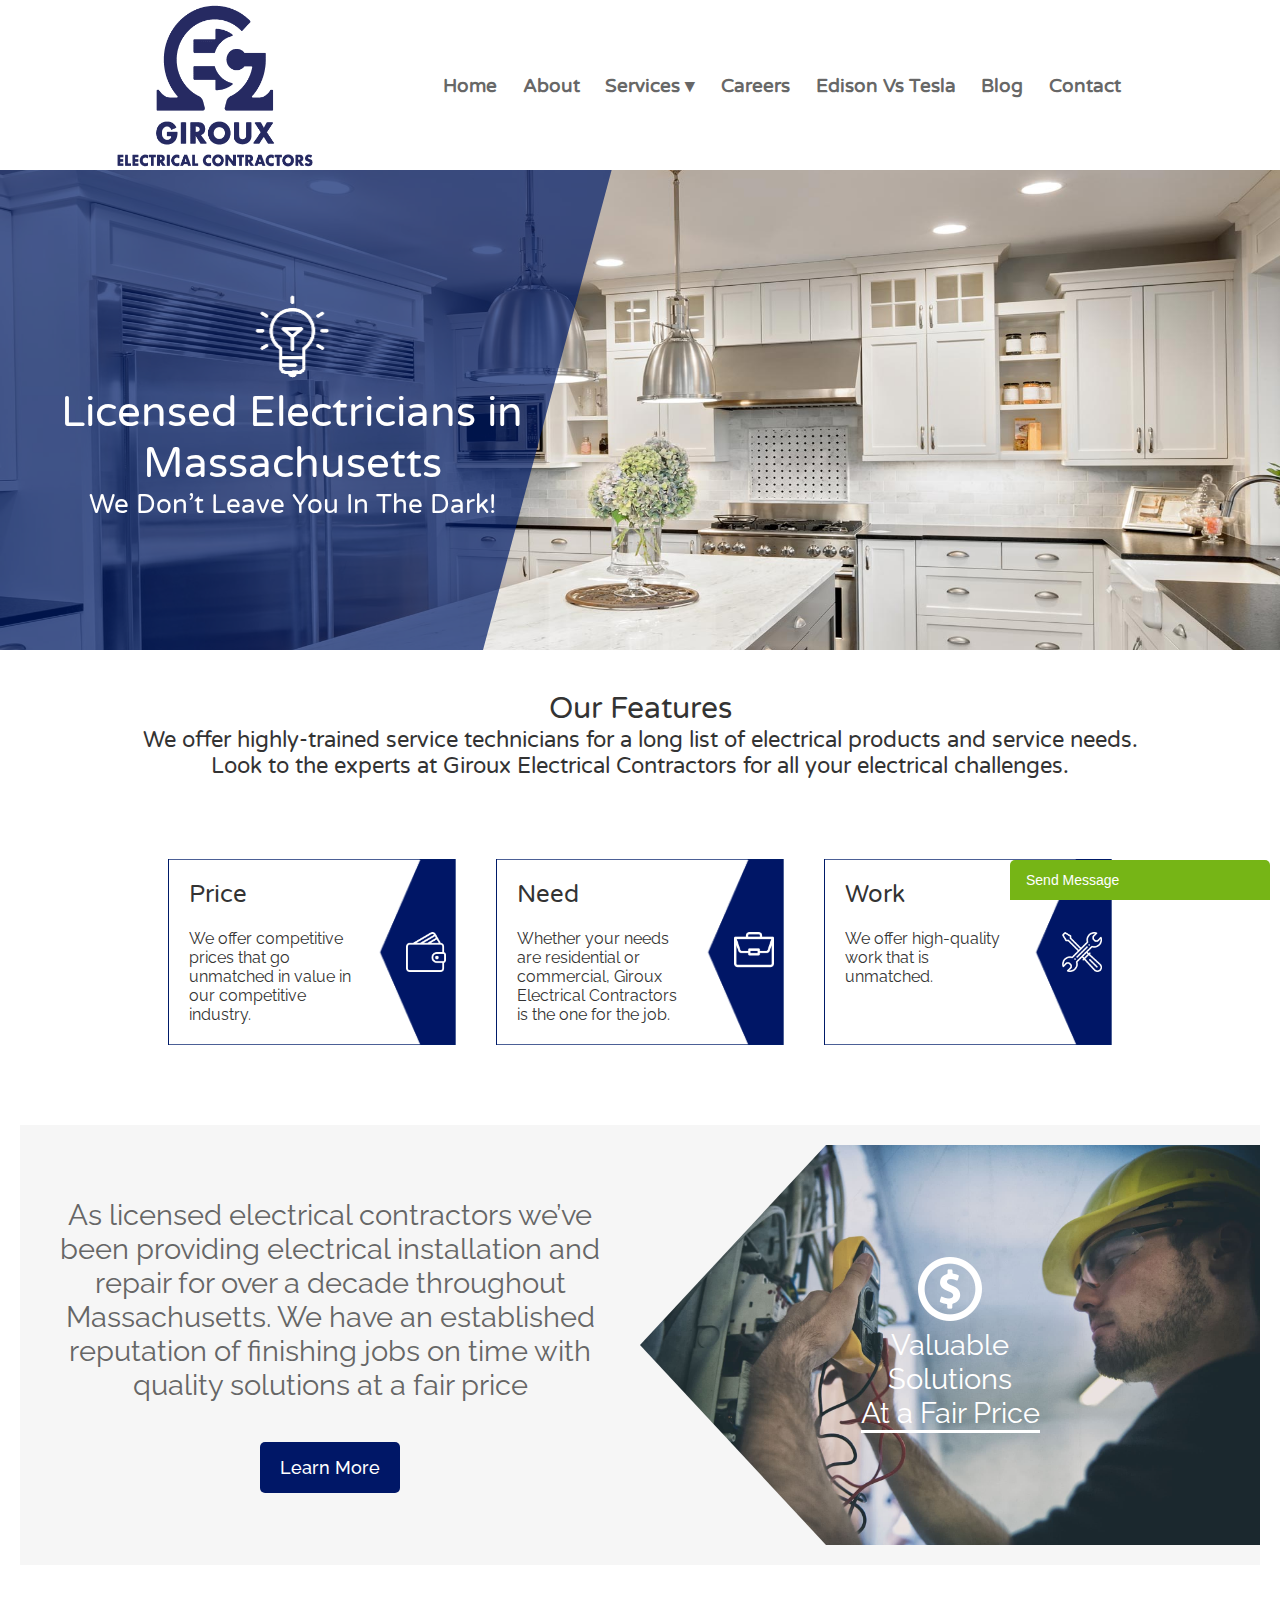
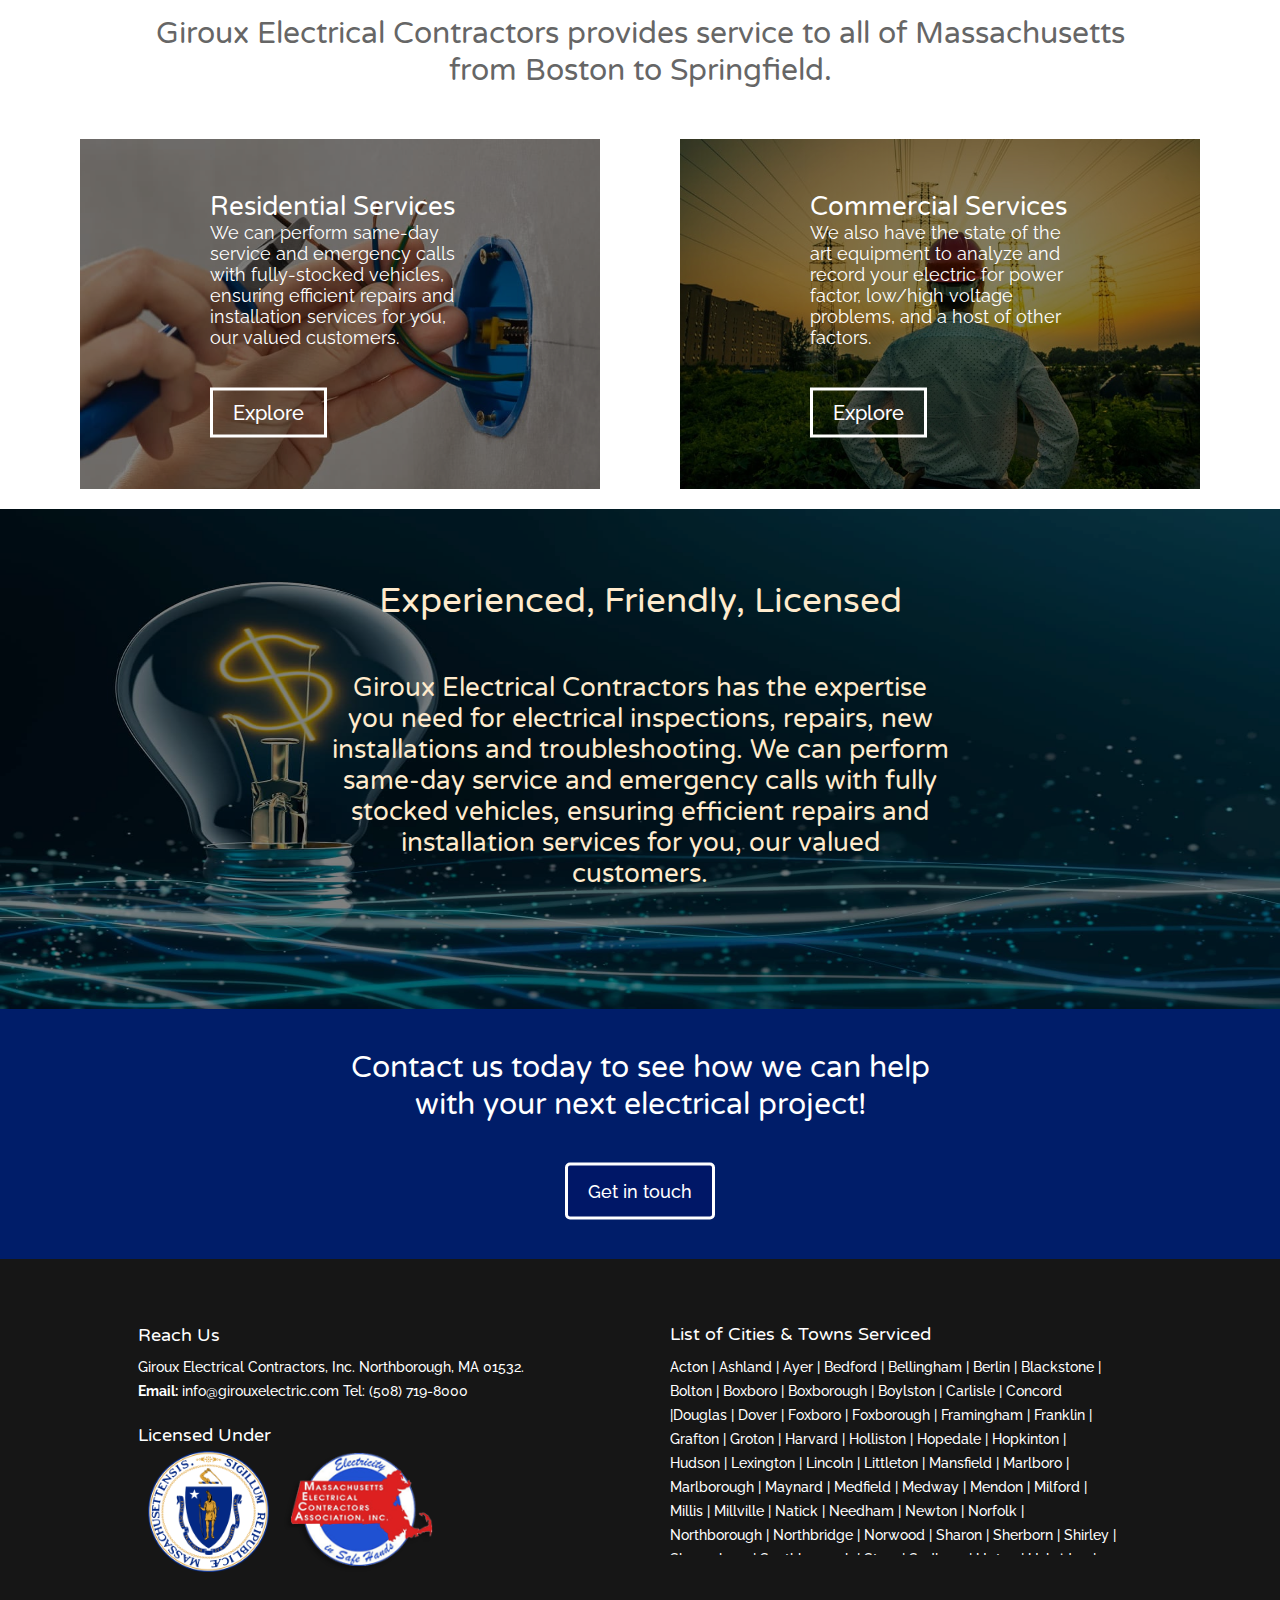
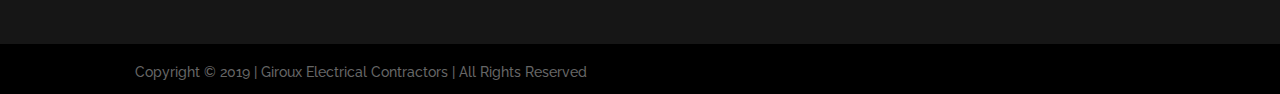
<file: index.html>
<!DOCTYPE html>
<html lang="en">

<head>
    <meta charset="UTF-8">
    <meta name="viewport" content="width=device-width, initial-scale=1.0">
    <title>Home</title>
    <link rel="stylesheet" type="text/css" href="style.css">
    <link rel="stylesheet" type="text/css" href="header.css">
    <link rel="stylesheet" href="footer.css">
    <link rel="preconnect" href="https://fonts.gstatic.com">
    <link href="https://fonts.googleapis.com/css2?family=Varela+Round&display=swap" rel="stylesheet">
    <link href="https://fonts.googleapis.com/css2?family=Raleway:wght@500&display=swap" rel="stylesheet">
    <link rel="stylesheet" href="https://cdnjs.cloudflare.com/ajax/libs/font-awesome/4.7.0/css/font-awesome.min.css">
</head>

<body>

    <!-- Start header area -->
    <header id="header"></header>
    <!-- End header area -->


    <main>
        <section class="featured-container">
            <div class="featured-image-overlay">
                <!-- <img class="featured-image" src="">
        -->
                <div class="featured-description">
                    <img src="./images/energy_icon.png" width="100">
                    <div style="font-size: 42px;">Licensed Electricians in <br>Massachusetts</div>
                    <div id="featured-description-d" style="font-size: 26px;">We Don’t Leave You In The Dark!</div>
                </div>
            </div>


        </section>
        <section id="features-section">
            <div style="font-size: 30px;">Our Features</div>
            <div style="font-size: 22px;">We offer highly-trained service technicians for a long list of electrical
                products and service needs. Look to the experts at Giroux Electrical Contractors for all your electrical
                challenges.</div>

            <div id="features-block-container">
                <div>
                    <section class="block-description">
                        <div style="font-size: 24px;">Price</div>
                        <div style="font-family: Raleway; font-size: 16px; ">We offer competitive prices that go
                            unmatched in value in our competitive industry.</div>
                    </section>
                    <section>
                        <img width="40" src="./images/wallet_icon.png">
                    </section>
                </div>
                <div>
                    <section class="block-description">
                        <div style="font-size: 24px;">Need</div>
                        <div style="font-family: Raleway; font-size: 16px;">Whether your needs are residential or commercial,
                            Giroux Electrical Contractors is the one for the job.</div>
                    </section>
                    <section>
                        <img width="40" src="./images/portfolio_icon.png">
                    </section>
                </div>
                <div>
                    <section class="block-description">
                        <div style="font-size: 24px;">Work</div>
                        <div style="font-family: Raleway; font-size: 16px;">We offer high-quality work that is unmatched.</div>
                    </section>
                    <section>
                        <img width="40" src="./images/tools_icon.png">
                    </section>
                </div>
            </div>
        </section>
        <section id="section-3">
            <div>
                <div>As licensed electrical contractors we’ve been providing electrical installation and repair for over
                    a decade throughout Massachusetts. We have an established reputation of finishing jobs on time with
                    quality solutions at a fair price</div>
                <button class="button" type="button" data-hover="Learn More >"><span>Learn More</span></button>
            </div>
            <div id="section3-background"
                style="clip-path: polygon(30% 0%, 100% 0%, 100% 100%, 30% 100%, 0% 50%);background-size: cover; background-image: url(./images/background_section3.jpeg);">
                <div>
                    <img src="./images/coin_icon.png">
                    <div>Valuable Solutions </div>
                    <div style="border-bottom: white solid;display: inline-flex;">At a Fair Price</div>
                </div>
            </div>
        </section>

        <section id="section-4">
            <div
                style="padding: 30px 10px; font-size: 30px;color:#666666;text-align: center;align-self: center;width: 80%">
                Giroux Electrical Contractors provides service to all of Massachusetts from Boston to Springfield.</div>
            <div id="section-4-blocks">
                <div style="position: relative;">
                    <div style="background-color: black;height: 350px;">
                        <img width="100%" style="filter:opacity(50%);height: 350px;"
                            src="./images/block1_section4.jpeg">
                    </div>
                    <div class="section-4-blocks_text-container">
                        <div style="font-family: Varela Round;font-size: 26px;">Residential Services
                        </div>
                        <div style="font-family: Raleway;font-size: 18px">We can perform same-day service and emergency
                            calls with fully-stocked vehicles, ensuring efficient repairs and installation services for
                            you, our valued customers.</div>
                        <button class="button" type="button" data-hover="Explore >"
                            style="background-color: #00000000; border: #fff solid;padding: 10px 20px;"><span>Explore</span></button>
                    </div>

                </div>
                <div style="position: relative;">
                    <div style="background-color: black;height: 350px;">
                        <img width="100%" style="filter:opacity(50%);height: 350px;"
                            src="./images/block2_section4.jpeg">
                    </div>
                    <div class="section-4-blocks_text-container">
                        <div style="font-family: Varela Round;font-size: 26px;">Commercial Services
                        </div>
                        <div style="font-family: Raleway;font-size: 18px">We also have the state of the art equipment to
                            analyze and record your electric for power factor, low/high voltage problems, and a host of
                            other factors.</div>
                        <button class="button" type="button" data-hover="Explore >"
                            style="background-color: #00000000; border: #fff solid;padding: 10px 20px;"><span>Explore</span></button>
                    </div>
                </div>
            </div>
        </section>

        <!-- <section id="section-6-parallax" style="background-image: url('images/background_section6.jpeg') ; z-index: -1; background-attachment: fixed; background-position: center; background-repeat: no-repeat; background-size: cover;">
            This is Parallax Section
            <div>
             <div style="background-image: url('images/background_section6.jpeg') ; background-attachment: fixed; background-position: center; background-repeat: no-repeat; background-size: cover;">
                 <img style="height: 100%; width: 100%;filter: opacity(50%);" src="./images/background_section6.jpeg">
            </div>
            <div
                style="text-align: center; font-family: Varela Round;color:blanchedalmond;position: absolute; top: 50%; left: 50%;transform: translate(-50%, -50%);">
                <div id="section-6-heading" style="font-size: 35px;">Experienced, Friendly, Licensed</div>
                <div style="font-size: 26px; margin: 50px 10px;">Giroux Electrical Contractors has the expertise you
                    need for electrical inspections, repairs, new installations and troubleshooting. We can perform
                    same-day service and emergency calls with fully stocked vehicles, ensuring efficient repairs and
                    installation services for you, our valued customers.</div>
            </div>
        </section> -->

        <section id="section-6">
            <div style="background-color: black;height: 500px;">
                <img style="height: 100%; width: 100%;filter: opacity(50%);" src="./images/background_section6.jpeg">
            </div>
            <div
                style="text-align: center; font-family: Varela Round;color:blanchedalmond;position: absolute; top: 50%; left: 50%;transform: translate(-50%, -50%);">
                <div id="section-6-heading" style="font-size: 35px;">Experienced, Friendly, Licensed</div>
                <div style="font-size: 26px; margin: 50px 10px;">Giroux Electrical Contractors has the expertise you
                    need for electrical inspections, repairs, new installations and troubleshooting. We can perform
                    same-day service and emergency calls with fully stocked vehicles, ensuring efficient repairs and
                    installation services for you, our valued customers.</div>
            </div>
        </section>
        <section id="section-7">
            <div
                style="text-align: center;color: white;font-size: 30px;font-family: Varela Round;position: absolute; top: 50%; left: 50%;transform: translate(-50%, -50%); margin:auto;">
                <div id="section-7-text">Contact us today to see how we can help with your next electrical project!
                </div>
                <button class="button" type="button" data-hover="Get in touch >"><span>Get in touch</span></button>
            </div>
        </section>
    </main>

    <!-- Start footer area -->
    <footer id="footer"></footer>
    <!-- End footer area -->

    <script src="./js/jquery-3.5.1.js"></script>
    <script type="text/javascript">
        $(function () {
            $("#header").load("header.html");
            $("#footer").load("footer.html");
        });
    </script>
</body>

</html>
</file>
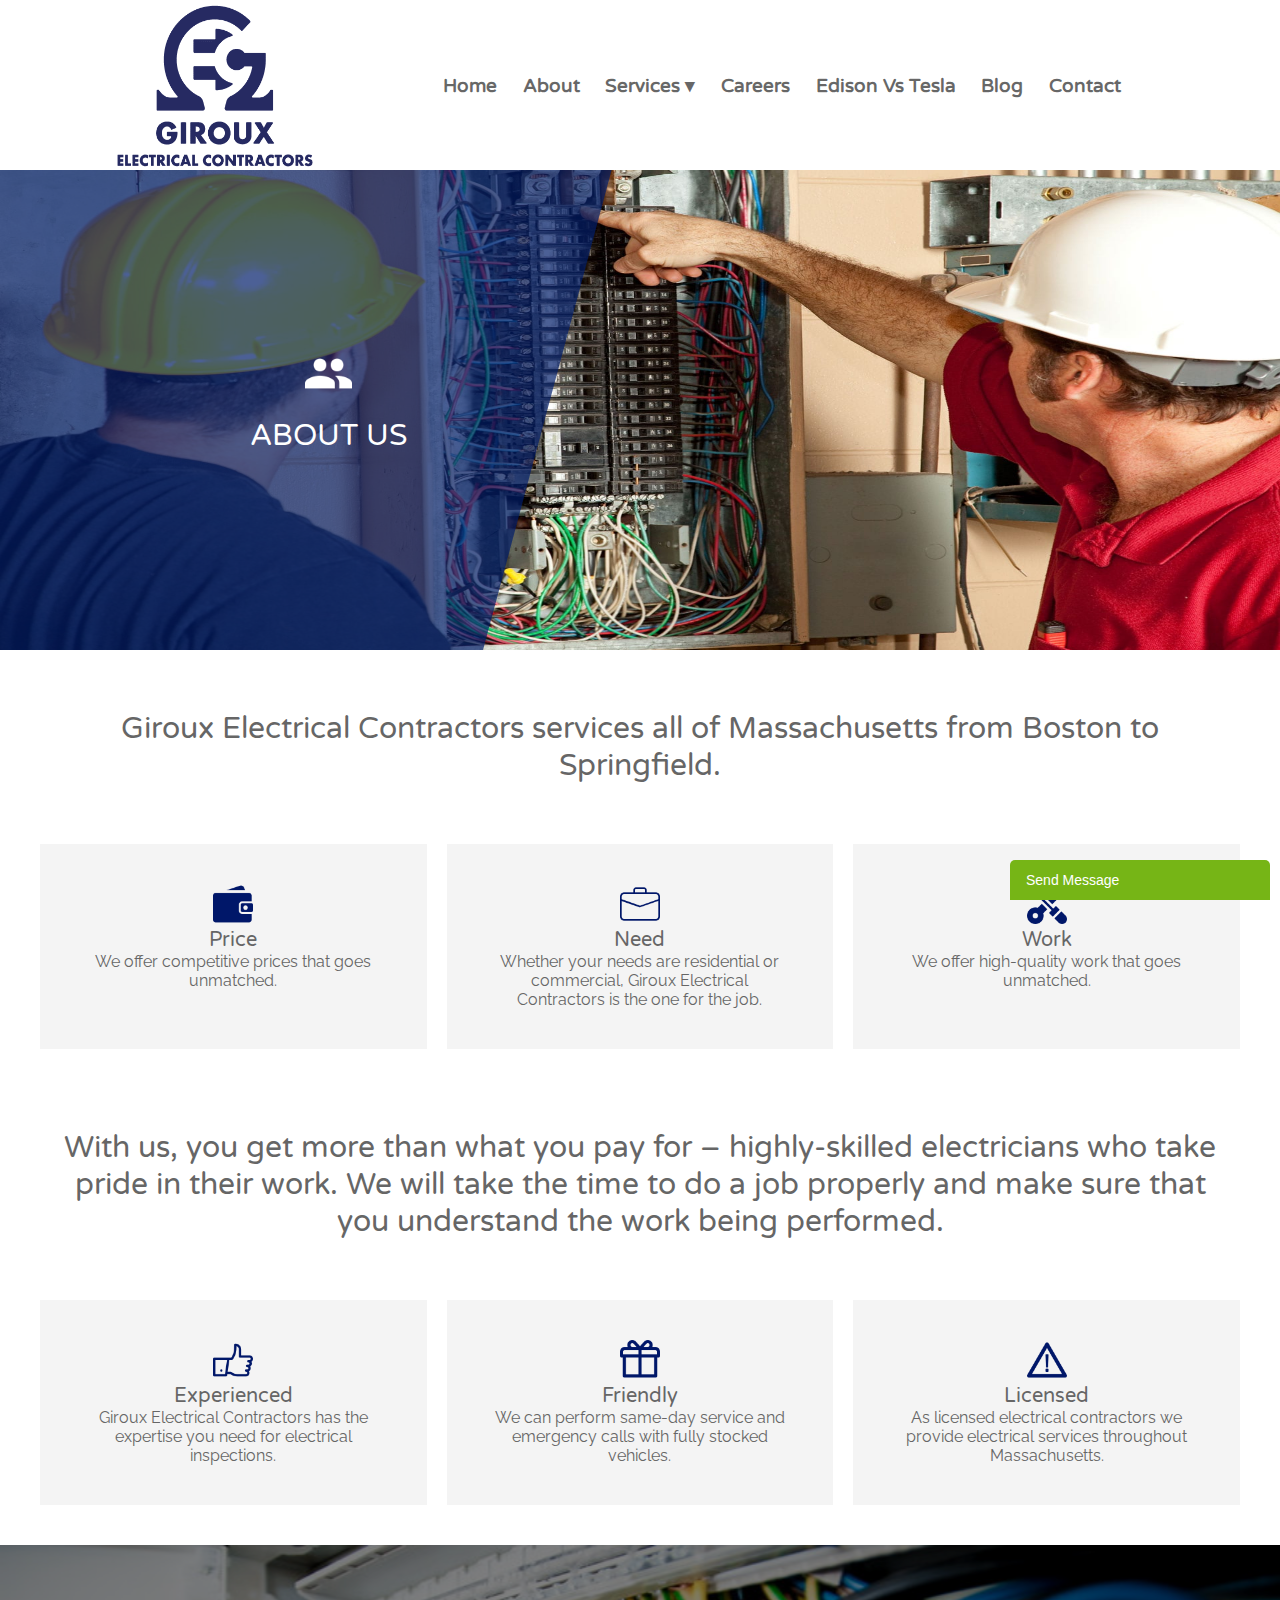
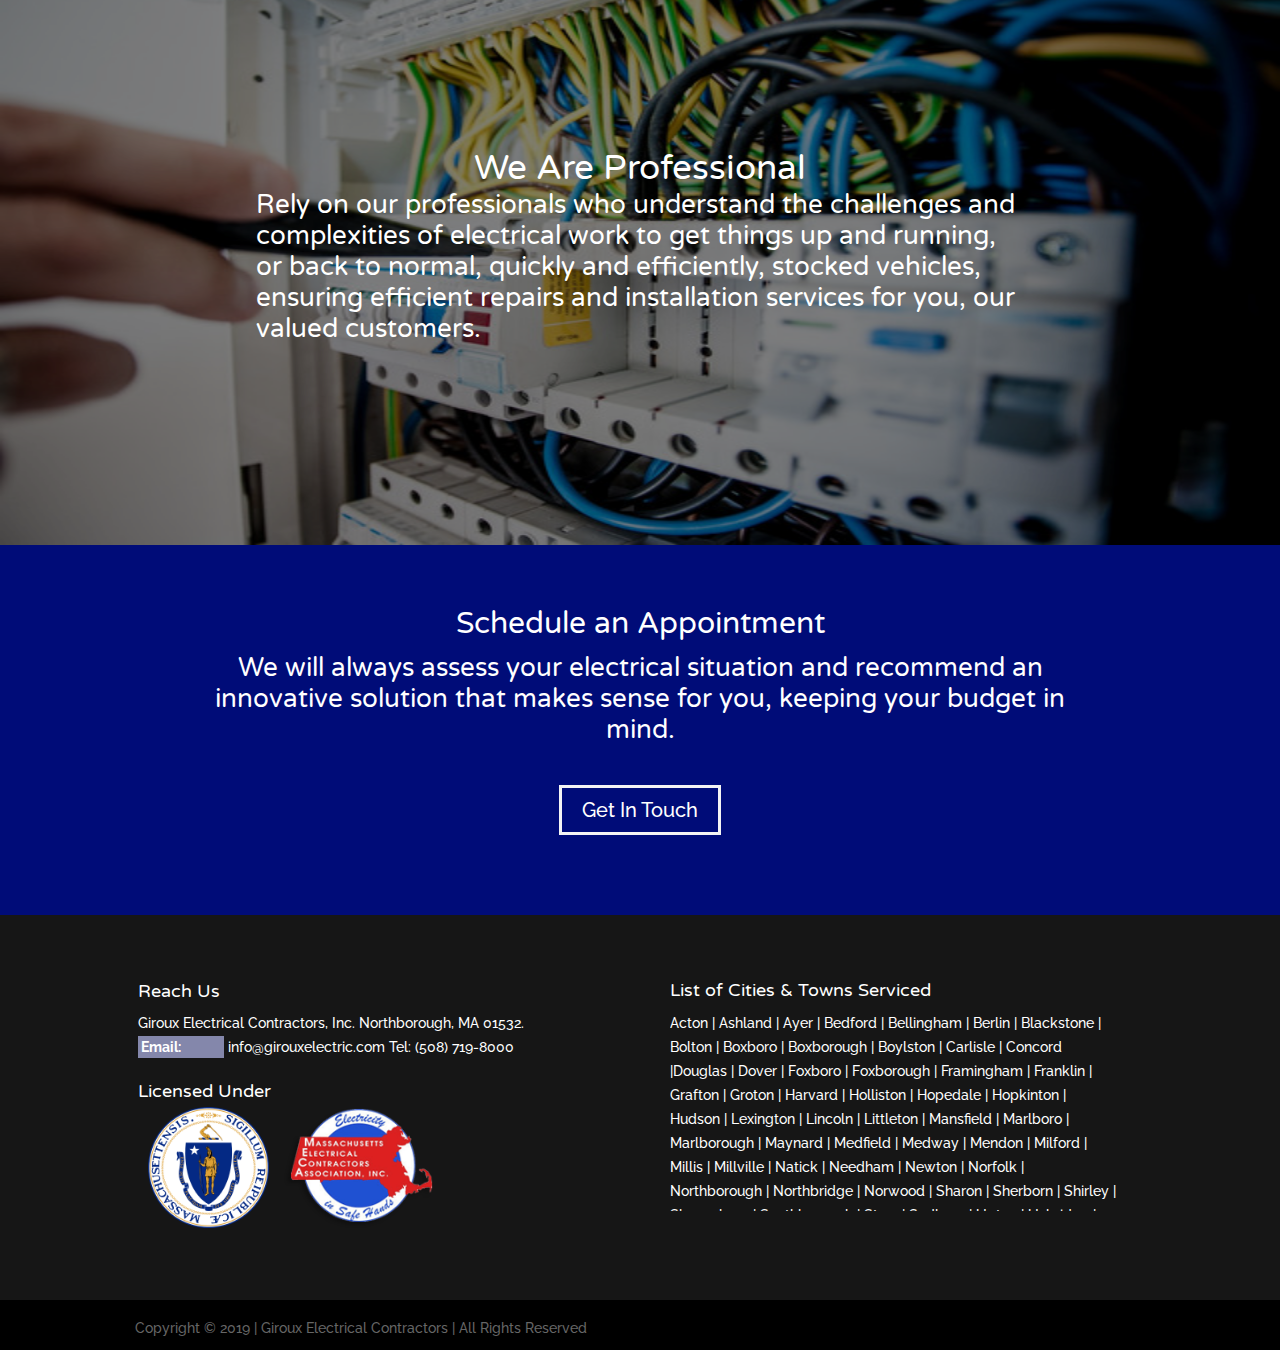
<file: about.html>
<!DOCTYPE html>
<html>

<head>
	<meta charset="utf-8">
	<meta name="viewport" content="width=device-width, initial-scale=1.0">
	<link rel="stylesheet" type="text/css" href="about.css">
	<link rel="stylesheet" href="header.css">
	<link rel="stylesheet" href="footer.css">
	<link rel="preconnect" href="https://fonts.gstatic.com">
	<link href="https://fonts.googleapis.com/css2?family=Varela+Round&display=swap" rel="stylesheet">
	<link rel="preconnect" href="https://fonts.gstatic.com">
	<link href="https://fonts.googleapis.com/css2?family=Raleway:wght@500&display=swap" rel="stylesheet">
	<title>ELECTRICAL CONTRACTORS</title>
</head>

<body>

	<!-- Start header area -->
	<header id="header"></header>
	<!-- End header area -->


	<main>
		<section class="featured-container">
			<div class="featured-image-overlay">
				<!-- <img class="featured-image" src="">
        -->
			</div>
			<div class="featured-description">
				<img src="./images/about-us.png" width="30%">
				<div style="font-size: 30px; font-family: 'Varela Round', sans-serif; padding-top: 20px;">ABOUT US</div>
			</div>

		</section>
		<section class="section-1">
			<div>Giroux Electrical Contractors services all of Massachusetts from Boston to Springfield.</div>
		</section>

		<section class="section-2">
			<div class="card">
				<img src="./images/image1.png" width="40px" height="40px">
				<div class="card-heading">Price</div>
				<div class="card-description">We offer competitive prices that goes unmatched.</div>
			</div>
			<div class="card">
				<img src="./images/image2.png" width="40px" height="40px">
				<div class="card-heading">Need</div>
				<div class="card-description">Whether your needs are residential or commercial, Giroux Electrical
					Contractors is the one for the job.</div>
			</div>
			<div class="card">
				<img src="./images/image3.png" width="40px" height="40px">
				<div class="card-heading">Work</div>
				<div class="card-description">We offer high-quality work that goes unmatched.</div>
			</div>
		</section>

		<section class="section-3">
			<div>With us, you get more than what you pay for – highly-skilled electricians who take pride in their work.
				We will take the time to do a job properly and make sure that you understand the work being performed.
			</div>
		</section>

		<section class="section-4">
			<div class="card">
				<img src="./images/image4.png" width="40px" height="40px">
				<div class="card-heading">Experienced</div>
				<div class="card-description">Giroux Electrical Contractors has the expertise you need for electrical
					inspections.</div>
			</div>
			<div class="card">
				<img src="./images/image5.png" width="40px" height="40px">
				<div class="card-heading">Friendly</div>
				<div class="card-description">We can perform same-day service and emergency calls with fully stocked
					vehicles.</div>
			</div>
			<div class="card">
				<img src="./images/image6.png" width="40px" height="40px">
				<div class="card-heading">Licensed</div>
				<div class="card-description">As licensed electrical contractors we provide electrical services
					throughout Massachusetts.</div>
			</div>
		</section>

		<section id="section-5">
			<div style="background-color: black;height: 600px;">
				<img style="width:100%; height:100%; filter: opacity(50%);" src="./images/about_section5.jpeg">
			</div>
			<div
				style="width:60%;color:white; top: 50%; transform: translate(-50%, -50%); left: 50%;position: absolute;">
				<div style="font-size: 35px;">We Are Professional</div>
				<div style="font-size: 26px;text-align:left; ">Rely on our professionals who understand the challenges
					and complexities of electrical work to get things up and running, or back to normal, quickly and
					efficiently, stocked vehicles, ensuring efficient repairs and installation services for you, our
					valued customers.</div>
			</div>
		</section>

		<section class="section-6">
			<div>Schedule an Appointment</div>
			<div style="font-size: 26px;margin-left: 200px;margin-right: 200px;margin-top: 10px;">We will always assess
				your electrical situation and recommend an innovative solution that makes sense for you, keeping your
				budget in mind.</div>
			<a href="contact.html"><button class="button" data-hover="Get In Touch >">Get In Touch</button></a>
		</section>

		<!-- Start footer area -->
		<footer id="footer"></footer>
		<!-- End footer area -->

		<script src="./js/jquery-3.5.1.js"></script>
		<script type="text/javascript">
			$(function () {
				$("#header").load("header.html");
				$("#footer").load("footer.html");
			});
		</script>

	</main>
</body>

</html>
</file>
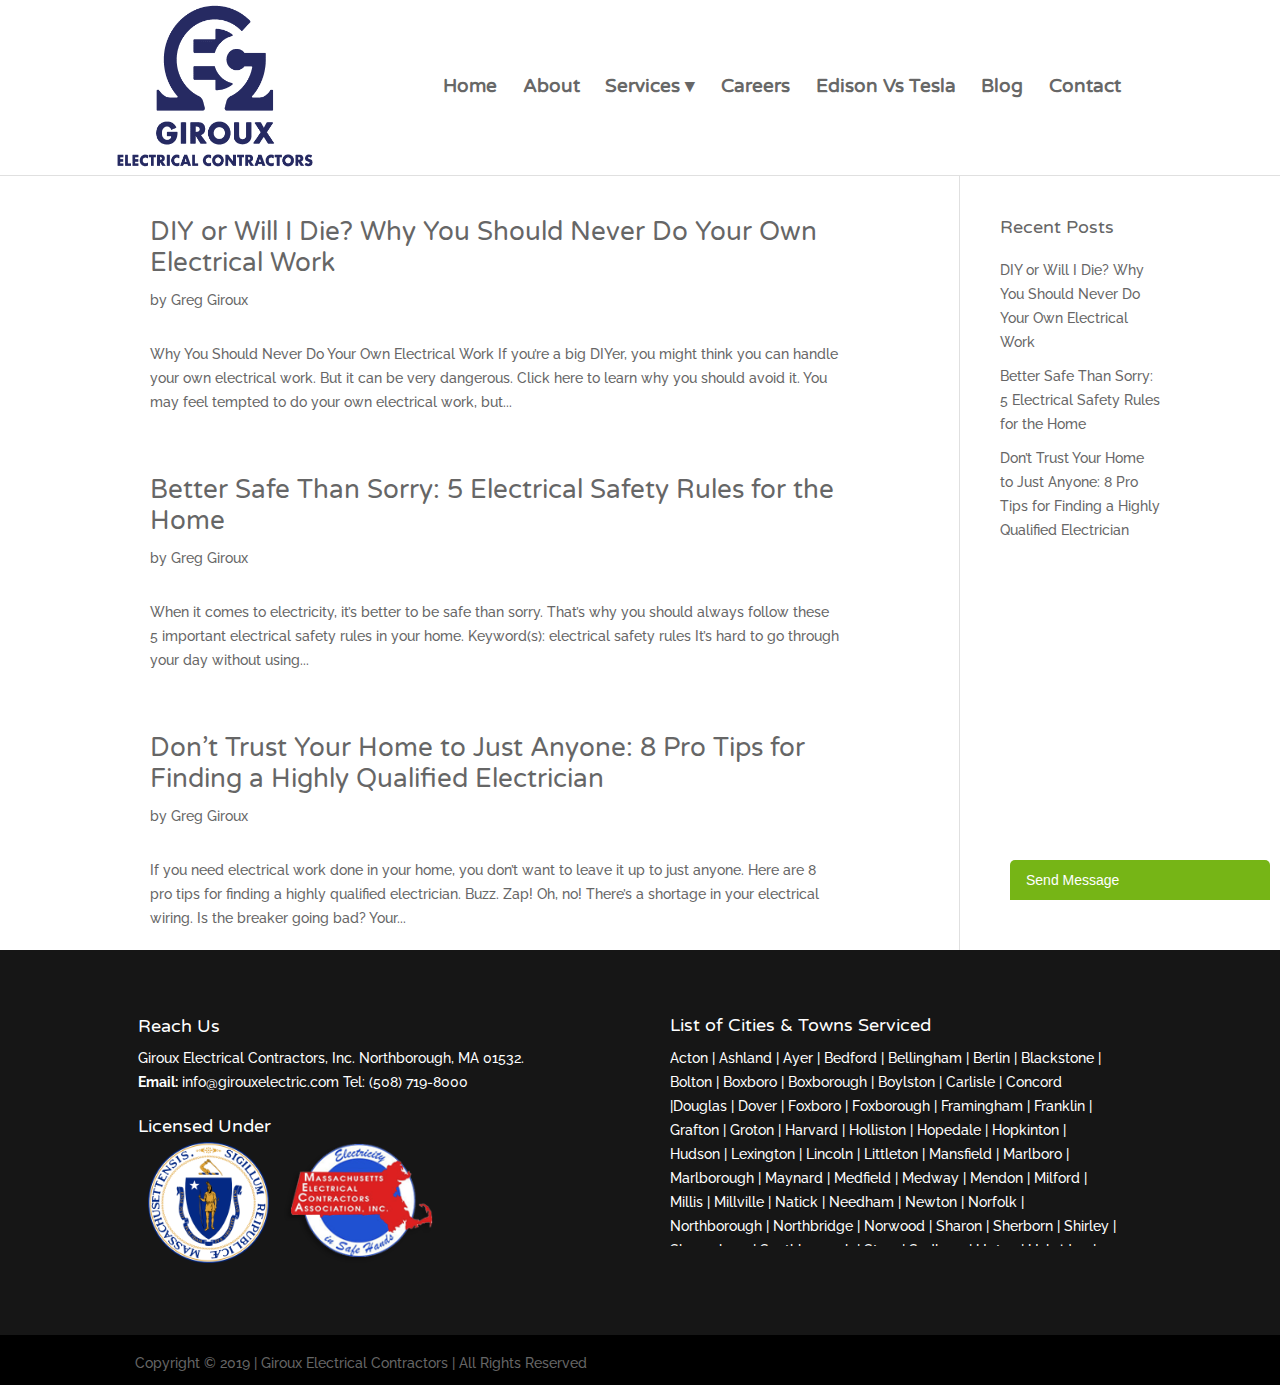
<file: blog.html>
<!DOCTYPE html>
<html>

<head>
	<meta charset="utf-8">
	<meta name="viewport" content="width=device-width, initial-scale=1.0">
	<link rel="stylesheet" type="text/css" href="blog.css">
	<link rel="stylesheet" type="text/css" href="header.css">
	<link rel="stylesheet" href="footer.css">

	<link rel="preconnect" href="https://fonts.gstatic.com">
	<link href="https://fonts.googleapis.com/css2?family=Varela+Round&display=swap" rel="stylesheet">
	<link rel="preconnect" href="https://fonts.gstatic.com">
	<link href="https://fonts.googleapis.com/css2?family=Raleway:wght@500&display=swap" rel="stylesheet">
	<title>Blog</title>
</head>

<body>

	<!-- Start header area -->
	<header id="header"></header>
	<!-- End header area -->

	<main style="padding-top: 175px;">
		<section class="section-1">
			<div class="blog">
				<h1>DIY or Will I Die? Why You Should Never Do Your Own Electrical Work</h1>
				<p>by Greg Giroux</p>
				<p>Why You Should Never Do Your Own Electrical Work If you’re a big DIYer, you might think you can
					handle your own electrical work. But it can be very dangerous. Click here to learn why you should
					avoid it. You may feel tempted to do your own electrical work, but...</p>
				<h1>Better Safe Than Sorry: 5 Electrical Safety Rules for the Home</h1>
				<p>by Greg Giroux</p>
				<p>When it comes to electricity, it’s better to be safe than sorry. That’s why you should always follow
					these 5 important electrical safety rules in your home. Keyword(s): electrical safety rules It’s
					hard to go through your day without using... </p>
				<h1>Don’t Trust Your Home to Just Anyone: 8 Pro Tips for Finding a Highly Qualified Electrician</h1>
				<p>by Greg Giroux</p>
				<p>If you need electrical work done in your home, you don’t want to leave it up to just anyone. Here are
					8 pro tips for finding a highly qualified electrician. Buzz. Zap! Oh, no! There’s a shortage in your
					electrical wiring. Is the breaker going bad? Your... </p>
			</div>
			<div class="links">
				<h3>Recent Posts</h3>
				<a id="a1" href="#">DIY or Will I Die? Why You Should Never Do Your Own Electrical Work</a>
				<a id="a2" href="#">Better Safe Than Sorry: 5 Electrical Safety Rules for the Home</a>
				<a id="a3" href="#">Don’t Trust Your Home to Just Anyone: 8 Pro Tips for Finding a Highly Qualified
					Electrician</a>
			</div>
		</section>
	</main>

	<!-- Start footer area -->
	<footer id="footer"></footer>
	<!-- End footer area -->
	<script src="./js/jquery-3.5.1.js"></script>
	<script type="text/javascript">
		$(function () {
			$("#header").load("header.html");
			$("#footer").load("footer.html");
		});
	</script>
</body>

</html>
</file>
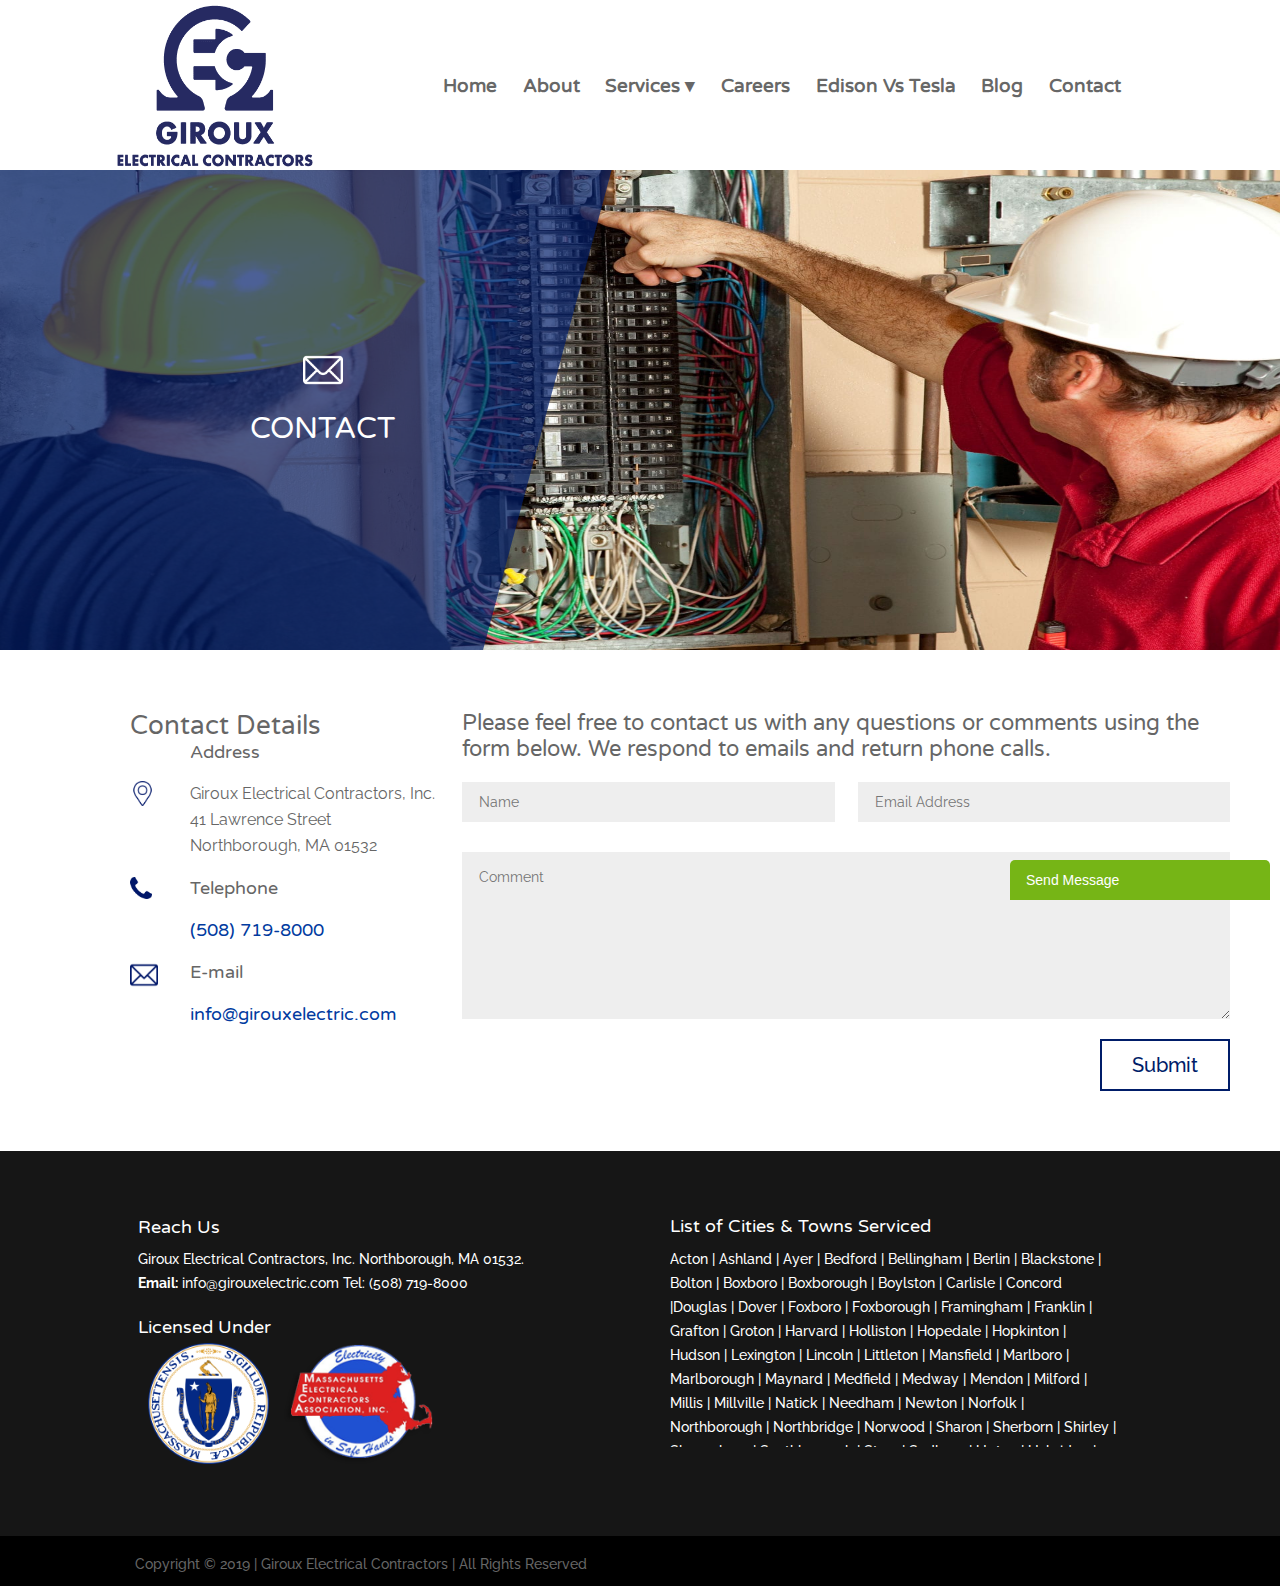
<file: contact.html>
<!DOCTYPE html>
<html lang="en">

<head>
    <meta charset="UTF-8">
    <meta name="viewport" content="width=device-width, initial-scale=1.0">
    <link rel="stylesheet" type="text/css" href="contact.css">
    <link rel="stylesheet" type="text/css" href="header.css">
    <link rel="stylesheet" type="text/css" href="footer.css">
    <link rel="preconnect" href="https://fonts.gstatic.com">
    <link href="https://fonts.googleapis.com/css2?family=Varela+Round&display=swap" rel="stylesheet">
    <link rel="preconnect" href="https://fonts.gstatic.com">
    <link href="https://fonts.googleapis.com/css2?family=Raleway:wght@500&display=swap" rel="stylesheet">
    <title>Contact</title>
</head>

<body>
    <!-- Start header area -->
    <header id="header"></header>
    <!-- End header area -->

    <main>
        <section class="featured-container">
            <div class="featured-image-overlay">
                <!-- <img class="featured-image" src="">
            -->
            </div>
            <div class="featured-description">
                <img src="./images/mail_icon.png" width="40">
                <div style="font-size: 30px; font-family: 'Varela Round', sans-serif; padding-top: 20px;">CONTACT</div>
            </div>

        </section>

        <section class="section-1">
            <div class="cd">
                <h1>Contact Details</h1>
                <img src="./images/address_icon.png" alt="address" width="25px;" id="add">
                <div class="jt" >Address</div><br>
                <p class="mrg">Giroux Electrical Contractors, Inc. <br>
                    41 Lawrence Street <br>
                    Northborough, MA 01532</p><br>
                <img src="./images/telephone_icon.png" alt="telephone" width="22px;" id="tel">
                <div class="jt">Telephone</div><br>
                <div class="mrg" style="color: #013ba0;">(508) 719-8000</div><br>
                <img src="./images/email_icon.png" alt="email" width="28px;" id="eml">
                <div class="jt">E-mail</div><br>
                <div class="mrg" style="color: #013ba0;
                ">info@girouxelectric.com</div>
            </div>
            <div class="form">
                <h2>Please feel free to contact us with any questions or comments using the form below. We respond to
                    emails and return phone calls.</h2>
                <form>
                    <div id="in">
                        <div id="mr">
                            <input class="input1" id="nm" type="text"
                                style="width: 48.5%; height: 40px; background-color: #eeeeee; border: none; padding-left: 17px;"
                                placeholder="Name">
                            <input class="input1" id="em" type="email"
                                style="width: 48.5%; height: 40px; background-color: #eeeeee; border: none; padding-left: 17px;"
                                placeholder="Email Address">
                        </div>
                        <textarea name="" id="" cols="30" rows="10"
                            style="background-color: #eeeeee; border: 0; padding-top: 17px; padding-left: 17px;"
                            placeholder="Comment"></textarea>
                        <button class="button" type="button" data-hover="Submit >"><span>Submit</span></button>
                    </div>
                </form>
            </div>
        </section>

        <!-- Start footer area -->
        <footer id="footer"></footer>
        <!-- End footer area -->

        <script src="./js/jquery-3.5.1.js"></script>
        <script type="text/javascript">
            $(function () {
                $("#header").load("header.html");
                $("#footer").load("footer.html");
            });
        </script>

    </main>
</body>

</html>
</file>
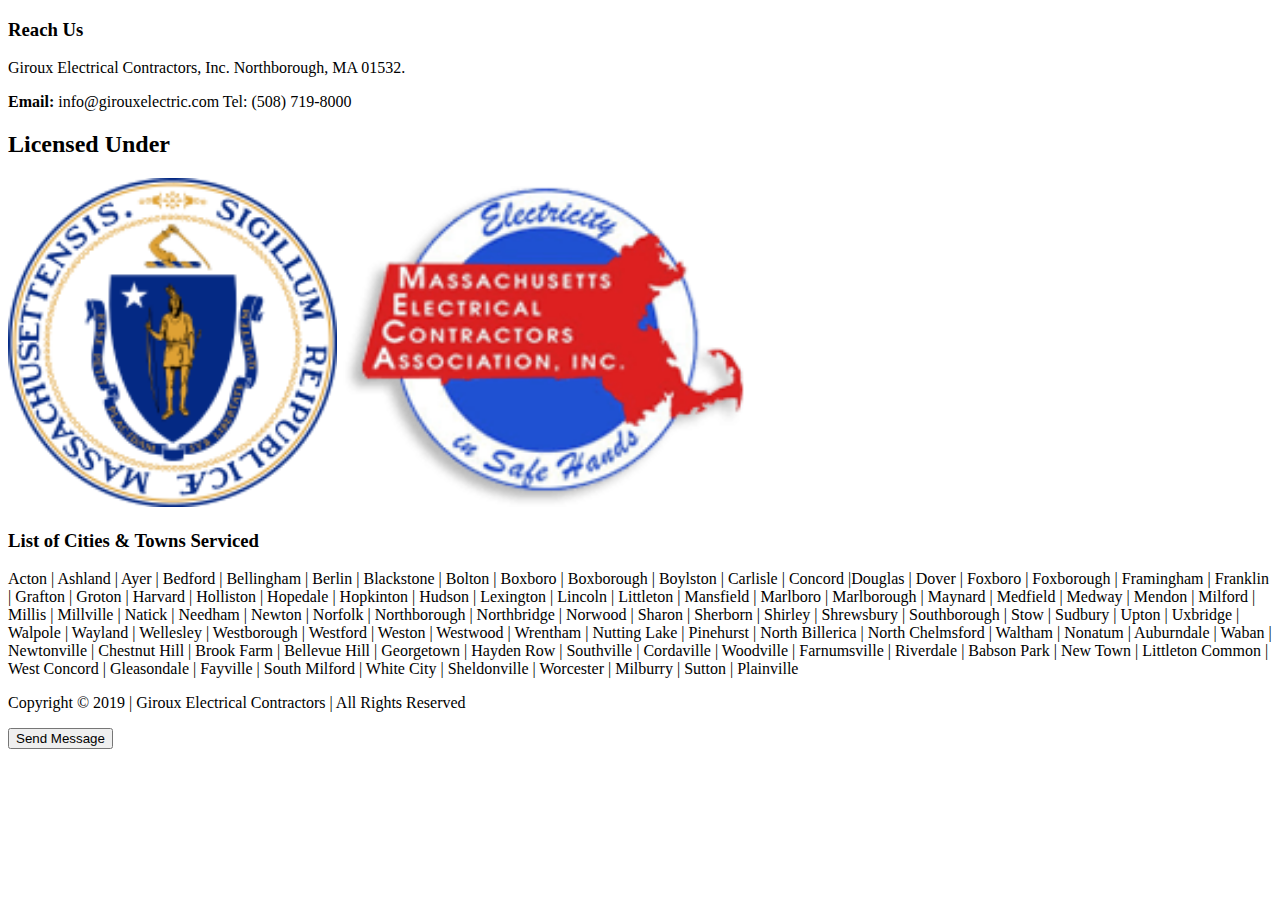
<file: footer.html>
<!DOCTYPE html>
<html lang="en">

<head>
    <meta charset="UTF-8">
    <meta name="viewport" content="width=device-width, initial-scale=1.0">
    <title>Document</title>
</head>

<body>
    <div class="f1">
        <div class="reachus">
            <h3>Reach Us</h3>
            <p>Giroux Electrical Contractors, Inc. Northborough, MA 01532.</p>
            <p><span style="font-weight: 700;">Email:</span> info@girouxelectric.com Tel: (508) 719-8000</p>
            <h2>Licensed Under</h2>
            <div>
                <img src="./images/footer_image1.png" width="26%">
                <img src="./images/footer_image2.png" width="32%">
            </div>
        </div>
        <div class="list">
            <h3>List of Cities & Towns Serviced</h3>
            <p>Acton | Ashland | Ayer | Bedford | Bellingham | Berlin | Blackstone | Bolton | Boxboro | Boxborough |
                Boylston | Carlisle | Concord |Douglas | Dover | Foxboro | Foxborough | Framingham | Franklin | Grafton
                | Groton | Harvard | Holliston | Hopedale | Hopkinton | Hudson | Lexington | Lincoln | Littleton |
                Mansfield | Marlboro | Marlborough | Maynard | Medfield | Medway | Mendon | Milford | Millis | Millville
                | Natick | Needham | Newton | Norfolk | Northborough | Northbridge | Norwood | Sharon | Sherborn |
                Shirley | Shrewsbury | Southborough | Stow | Sudbury | Upton | Uxbridge | Walpole | Wayland | Wellesley
                | Westborough | Westford | Weston | Westwood | Wrentham | Nutting Lake | Pinehurst | North Billerica |
                North Chelmsford | Waltham | Nonatum | Auburndale | Waban | Newtonville | Chestnut Hill | Brook Farm |
                Bellevue Hill | Georgetown | Hayden Row | Southville | Cordaville | Woodville | Farnumsville | Riverdale
                | Babson Park | New Town | Littleton Common | West Concord | Gleasondale | Fayville | South Milford |
                White City | Sheldonville | Worcester | Milburry | Sutton | Plainville </p>
        </div>
    </div>
    <div class="f2">
        <p>Copyright © 2019 | Giroux Electrical Contractors | All Rights Reserved</p>
    </div>
    <button id="sndmsg">Send Message</button>
</body>

</html>
</file>
<file: style.css>
*{
    margin: 0;
    padding: 0;
    box-sizing: border-box;
}


body{
    margin:0;
    font-family: Varela Round, Helvetica, sans-serif;
}

main{
    padding-top: 180px;
}

.featured-container{
    position: relative;
    background-image: url(./images/featured_container.jpeg);
    width: 100%;
    height: 500px;
    background-size: 100% 100%;
}

.featured-image{
    filter: opacity(50%);
}

.featured-image-overlay{
    background-color: rgba(0,29,105,0.7);
    height: 500px;
    transform: skew(-15deg);
    filter: opacity(100%);
    margin-right: 57%;
    margin-left: -10%;
}

.featured-description{
    position: absolute;
    top: 0px;
    color: white;
    text-align: center;
    align-items:center;
    display: flex;
    flex-direction: column;
    width:fit-content;
    margin-top: 20%;
    margin-left: 28%;
    transform: skew(15deg);
}

#features-section{
    text-align: center;
    color: #333333;
    width: 80%;
    margin: 40px auto;
}

#features-block-container{
    display: flex;
    padding: 20px;
    text-align: left;
    margin-top: 40px;
}
#features-block-container div{
    margin: 20px;
    width: 60%;
}
#features-block-container > div{
    border: solid rgba(0,29,105,0.7) 1px;
    position: relative;
    display: flex;
    background-size: 100% 100%;
    background-image: url(./images/features_block_icon.png);
}


#features-block-container img{
    position: absolute;
    left: 90%;
    top: 50%;
    transform: translate(-50%, -50%);
}

#section-3{
    display: flex;
    text-align: center;
    margin: 20px;
    background-color: #f6f6f6;
}

#section-3> div{
    align-self: center;
    font-size: 29px;
    font-family: Raleway;
    color: #666666;
    padding: 15px;
    width: 50%;
}

#section-3 button{
    padding: 15px 20px;
    background-color: #001767;
    border-radius: 5px;
    color: white;
    border: none;
    font-size: large;
}
#section3-background{
    display: flex;
    flex-direction: column;
    flex-wrap: wrap;
    height: 400px;
    margin: 20px 0;
}
#section3-background > div{
    color: white;
    align-self: center;
    width: 45%;
    margin: auto;
    padding: 20px;
}

#section-4{
    display: flex;
    flex-direction: column;
    font-family: Varela Round;
}


#section-4-blocks{
    display: grid;
    grid-template-columns: repeat(2, 1fr);
    height: 350px;
    margin: 20px 40px;
}

#section-4-blocks>div{
    margin: 0 40px;
    position: relative;
}

.section-4-blocks_text-container{
    position: absolute; 
    top: 50%; 
    left: 50%;
    transform: translate(-50%, -50%);
    color: #fff;
    text-align: left;
}

#section-6{
    position: relative;
}

#section-7{
    display: flex;
    flex-direction: column;
    position: relative;
    background-color: #001d69;
    height: 250px;
}

#section-7 button{
    padding: 15px 20px;
    background-color: #001767;
    border-radius: 5px;
    color: white;
    font-size: large;
    border: white solid;
}

.section-7 button:hover{
	background-color: #8487ab;
	border:#0000 solid;
	padding-right: 40px;
	transition: 200ms;
}

#section-3{
    display: flex;
    text-align: center;
    margin: 20px;
    background-color: #f6f6f6;
}

.button{
	font-family: 'Raleway', sans-serif;
    margin-top: 40px;
	background-color: #000c78;
	color: white;
	font-size: 20px;
    font-weight: 500;
}

.button span {
    transition: 0.3s;
}

.button:before, .button:after{
    position: absolute;
    align-self: center;
    opacity: 0;
}

.button:before{
    content: attr(data-hover);
}

.button:hover span{
    opacity: 0;
    padding-right: 20px;
}

.button:hover:before{
    opacity: 1;
}

.button:hover{
    background-color: #8487ab;
}
@media screen and (max-width: 800px){
    
    .featured-container{
        display: flex;
        flex-direction: column;
        flex-flow: wrap;
        position: relative;
        background-image: url(./images/featured_container.jpeg);
        width: 100%;
        height: 500px;
        background-size: 100% 100%;
    }
    
    .featured-image-overlay{
        transform: skew(360deg);
        filter: opacity(80%);
        margin-right: 0%;
        margin-left: 0%;
        height: 30%;
        margin: auto;
        flex: auto;
        align-self: flex-end;
        position: absolute;
        width: 100%;
        bottom: 0;
    }
    
    .featured-description{
        position: absolute;
        flex: auto;
        align-self: flex-end;
        width: 100%;
        color: white;
        text-align: center;
        margin: auto auto;
        top: 30%;
        transform: skew(0deg);
    }

    .featured-description div{
        font-size: 20px !important;
    }

    #featured-description-d{
        font-size: 14px !important;
    }

    .featured-container img{
        display: none;
    }
    #features-block-container{
        display: flex;
        flex-direction: column;
        padding: 0%;
    }

    .block-description{
        font-size: 12px;
    }

    #features-block-container > div{
        width: 100%;
        height: fit-content;
        align-self: center;
        margin: 0px;
        margin-bottom: 40px;
        background-size: 100% 100%;
    }

    #section-3{
        display: flex;
        text-align: center;
        margin: 20px;
        background-color: #f6f6f6;
        flex-direction: column;
    }

    #section-3 button{
        margin-top: 10%;
    }
    #section-3> div{
        align-self: center;
        font-size: 29px;
        font-family: Raleway;
        color: #666666;
        padding: 5px;
        width: 100%;
    }
    #section-4-blocks{
        display: grid;
        position: relative;
        grid-template-columns: repeat(1, 1fr);
        margin: 10px 20px;
        height: 100%;
    }

    #section-4-blocks button{
        margin-top: 10%;
    }

    .section-4-blocks_text-container{
        width: 75vw;
    }

    #section-4-blocks > div{
        margin: 0;
        margin-bottom: 40px;
    }

    .button{
        margin-top: 0px;
    }
    #section-6{
        width: 100%;
        display: flex;
        position: relative;
        height: 100%;
    }

    #section-6-heading{
        font-size: x-large !important;
        position: relative;
        margin: 0px 20px;
        margin-bottom: -40px;
    }

    #section-6-heading + div{
        font-size: medium !important;
        margin: auto;
        position: relative;
    }

    #section-7{
        font-size: large !important;
        height: 50vh;
    }

    #section-7-text{
        margin-bottom: 10%;
    }
    #section-7 > div{
        display: block;
        position: relative;
        margin: 0;
        width: 100%;
        padding: 0%;
    }

}
</file>
<file: header.css>
.new-btn {
    font-family: 'Raleway', sans-serif;
    margin-top: 40px;
    padding: 10px 20px;
    background-color: #000c78;
    color: white;
    border: #f4f4f4 solid;
    text-align: center;
    font-size: 20px;
    font-weight: 500;
    margin-bottom: 20px;
}

.new-btn:hover {
    background-color: #8487ab;
    border: #0000 solid;
    padding-right: 40px;
    transition: 200ms;
}

header {
    position: fixed;
    z-index: 1;
    height: 120px;
    transition: 0.4s;
    width: 100%;
}

#nav-main {
    display: flex;
    background-color: white;
    width: 100%;
}

#nav-menu {
    margin: 0;
    padding: 0;
    display: flex;
    color: #333333;
    font-weight: 600;
    font-size: 20px;
    font-family: Varela Round, Helvetica, sans-serif;
    width: 100%;
    align-self: center;
    height: 170px;
}

#nav-menu a {
    text-decoration: none;
    color: #333333;
    display: flex;
    align-self: center;
    /* padding: 1vh 1vh; */
    color: rgba(0, 0, 0, 0.6);
}

#nav-menu li {
    display: block;
    list-style-type: none;
    /* margin: 0 1vw; */
    font-size: 1.5vw;
    margin: auto 0;
    padding: 1%;
}

/* #dropdown-btn{
    display: block;
    margin: auto 16px;
} */

#nav-menu a:hover{
    color: rgba(0, 0, 0, 0.5);
}

#site_logo {
    margin: 1px 9vw;
}

#nav-menu button,#site_logo_mobile{
    display: none;
}

.dropdown-content{
    display: none;
    position: absolute;
    background-color: #f1f1f1;
    box-shadow: 0px 8px 16px 0px rgba(0, 0, 0, 0.2);
    z-index: 1;
    /* margin-top: 8%; */
}

.dropdown-content a{
    color: #666666;
    padding: 12px 16px;
    text-decoration: none;
    display: block;
    background-color: white;
    font-family: Varela Round, Helvetica, sans-serif;
}

.dropdown-content a:hover {
    background-color: #fcfcfc;
    color: rgba(102, 102, 102, 0.6);
}

#dropdown-btn:hover .dropdown-content {
    display: block;
}

.dropdown-content li {
    position: absolute;
    display: block;
}

main {
    padding-top: 150px;
}

@media screen and (max-width: 800px) {
    .dropdown-content{
        display: inline;
        position: relative;
        background-color: #f1f1f1;
        box-shadow: unset;
        width: 90%;
        float: right;
    }

    .dropdown-content li {
        position: relative;
        display: inline;
    }

    #dropdown-btn:hover .dropdown-content {
        display: unset;
    }
    

    #nav-main {
        flex-direction: column;
    }
    #nav-main ul {
        flex-direction: column;
        text-align: center;
    }
    #nav-menu{
        height: unset;
        padding: 0 40px;
        
    }
    #nav-menu li {
        align-items: flex-start;
        display: none;
        margin: 0;
        width: 100%;
    }
    #site_logo{
        margin: 0px 0px;
        align-self: center;
        display: none;
    }
    #nav-menu a {
        display: block;
        padding: 3% 0;
        width: 100%;
        text-align: left;
        border-bottom: rgb(128, 128, 128, .1) 1px solid;
        font-size: 14px;
        font-weight: 600;
    }


    #nav-menu a:hover {
        background-color: cadetblue;
    }
    #nav-menu button {
        display: block;
        padding: 2vw;
        font-size: 3vh;
        border: none;
        outline: none;
        cursor: pointer;
        align-self: flex-end;
        padding: 20px 20px;
    }

    #site_logo_mobile{
        position: absolute;
        display: inline;
        margin: auto;
        top: 50%;
        left: 20%;
        transform: translate(-50%, -50%);
    }


    header {
        height: unset;
    }
    main {
        padding-top: 9vh;
    }

    #home{
        border-top: rgba(0,29,105,0.7) solid 2px;
    }
}
</file>
<file: footer.css>
.f1{
	display: grid;
	grid-template-columns: 1fr 1fr;
	grid-template-areas: "f1 f2";
    background-color: #161616;
    height: 385px;
}

.reachus{
	grid-area: f1;
	display: flex;
	flex-direction: column;
	/* justify-content: center; */
	margin-left: 138px;
	margin-top: 65px;
}

.reachus h3, .reachus h2{
	font-family: 'Varela Round', sans-serif;
	font-weight: 500;
	font-size: 18px;
	color: white;
	/* margin-top: 30px; */
	margin-bottom: 5px;
}

.reachus h2{
    margin-top: 25px;
}

.reachus img{
    display: inline;
    padding-left: 10px;
}

.reachus p{
	font-family: 'Raleway', sans-serif;
	font-size: 14px;
	font-weight: 500;
	color: white;
	margin-top: 8px;
}

.list{
	grid-area: f2;
	display: flex;
	flex-direction: column;
    justify-content: center;
}

.list h3{
	font-family: 'Varela Round', sans-serif;
	font-weight: 500;
	font-size: 18px;
	color: white;
	margin-top: -40px;
	margin-bottom: 10px;
	margin-left: 30px;
}

.list p{
	font-family: 'Raleway', sans-serif;
	font-size: 14px;
	font-weight: 500;
	color: white;
	/* margin-top: 10px; */
	overflow: scroll;
    width: 70%;
    height: 50%;
	margin-left: 30px;
	line-height: 24px;
}

.f2{
    display: flex;
	font-family: 'Raleway', sans-serif;
	font-size: 14px;
	font-weight: 500;
    color: #666666;
    height: 385px;
    background-color: black;
    height: 50px;
}

.f2 p{
    margin-left: 135px;
    display: inline;
	padding: 20px 0;
}

#sndmsg{
    position: fixed;
    bottom: 0;
    right: 10px;
    z-index: 1;
    width: 260px;
    height: 40px;
    background-color: #76b516;
    border: 0px solid  #76b516;
    color: white;
    text-align: left;
    padding-left: 16px;
    font-size: 14px;
    border-top-left-radius: 5px;
    border-top-right-radius: 5px;
}

@media screen and (max-width: 800px){

    .reachus{
        grid-area: f1;
        display: flex;
        flex-direction: column;
        justify-content: center;
        margin: 20px;
        padding-bottom: 20px;
    }
    .reachus h3, .reachus h2{
        font-family: 'Varela Round', sans-serif;
        font-weight: 500;
        font-size: 18px;
        color: white;
    }
    
    .reachus img{
        display: inline;
    }
    
    .reachus p{
        font-family: 'Raleway', sans-serif;
        font-size: 14px;
        font-weight: 500;
        color: white;
    }

    .list{
        display: flex;
        flex-direction: column;
        justify-content: unset;
        height: 350px;
        margin-left: 20px;
    }
    
    .list h3{
        font-family: 'Varela Round', sans-serif;
        font-weight: 500;
        font-size: 18px;
        color: white;
        margin: 0;
        padding: 0;
    }
    
    .list p{
        font-family: 'Raleway', sans-serif;
        font-size: 14px;
        font-weight: 500;
        color: white;
        margin-top: 10px;
        overflow: scroll;
        width: 90%;
        height: 73%;
        margin: 0;
    }

    .f1{
        overflow: hidden;
        display: flex;
        flex-direction: column;
        padding: 0;
        color: rgba(255, 255, 255, 0.61);
        height: 550px;
    }

    .f2{
        text-align: center;
        margin: 0;
        padding: 0;
    }
    .f2 p{
        padding: 0;
        margin: auto;
    }
    
}
</file>
<file: about.css>
* {
	margin: 0;
	padding: 0;
	box-sizing: border-box;
}

.featured-container {
	position: relative;
	background-image: url(./images/about-banner.jpeg);
	width: 100%;
	height: 500px;
	background-size: 100% 100%;
}

.featured-image {
	filter: opacity(50%);
}

.featured-image-overlay {
	background-color: rgba(0, 29, 105, 0.7);
	height: 500px;
	transform: skew(-15deg);
	filter: opacity(100%);
	margin-right: 57%;
	margin-left: -100%;
}

.featured-description {
	position: absolute;
	top: 0px;
	color: white;
	text-align: center;
	align-items: center;
	display: flex;
	flex-direction: column;
	width: fit-content;
	margin-top: 80px;
	margin-left: 8%;
	margin: 200px 250px;
}

.section-1 {
	display: flex;
	position: relative;
	text-align: center;
	width: 100%;
	padding: 20px 60px;
	color: #666666;
	font-family: 'Varela Round', sans-serif;
	font-weight: 500;
	font-size: 30px;
	margin-top: 40px;
	align-self: center;
}

.section-2 {
	display: table;
	table-layout: fixed;
	border-spacing: 20px;
	border-collapse: separate;
	position: relative;
	margin: 20px;
	text-align: center;
}

.card {
	display: table-cell;
	width: 33%;
	padding: 40px 40px;
	margin: auto 20px;
	background-color: #f4f4f4;
}

.card:hover {
	background-color: white;
	box-shadow: 0px 8px 16px 0px rgba(0, 0, 0, 0.2);
}

.card-heading {
	font-family: Varela Round;
	font-size: 20px;
	color: #666666;
}

.card-description {
	font-family: Raleway;
	font-size: 16px;
	color: #666666;
}

.section-3 {
	display: flex;
	position: relative;
	text-align: center;
	width: 100%;
	padding: 20px 60px;
	color: #666666;
	font-family: 'Varela Round', sans-serif;
	font-weight: 500;
	font-size: 30px;
	margin-top: 40px;
	align-self: center;
}

.section-4 {
	display: table;
	table-layout: fixed;
	border-spacing: 20px;
	border-collapse: separate;
	position: relative;
	margin: 20px;
	text-align: center;
}

#section-5 {
	position: relative;
	display: flex;
	background-size: 100% 100%;
}

#section-5>div {
	align-self: center;
	font-family: Varela Round;
	width: 100%;
	text-align: center;
}

.section-6 {
	display: flex;
	flex-direction: column;
	justify-content: center;
	align-items: center;
	text-align: center;
	width: 100%;
	padding: 60px 0px;
	background-color: #000c78;
}

.section-6>div {
	font-family: 'Varela Round', sans-serif;
	font-weight: 500;
	font-size: 30px;
	color: white;
}

.section-6 button {
	font-family: 'Raleway', sans-serif;
	margin-top: 40px;
	padding: 10px 20px;
	background-color: #000c78;
	color: white;
	border: #f4f4f4 solid;
	text-align: center;
	font-size: 20px;
	font-weight: 500;
	margin-bottom: 20px;
}

.section-6 button:hover {
	background-color: #8487ab;
	border: #0000 solid;
	padding-right: 40px;
	transition: 200ms;
}

.section-6 button:hover, span {
	background-color: #8487ab;
	border: #0000 solid;
	padding-right: 40px;
	transition: 200ms;
}

.button {
	font-family: 'Raleway', sans-serif;
	margin-top: 40px;
	background-color: #000c78;
	color: white;
	font-size: 20px;
	font-weight: 500;
}

.button span {
	transition: 0.3s;
}

.button:before, .button:after {
	position: absolute;
	align-self: center;
	opacity: 0;
}

.button:before {
	content: attr(data-hover);
}

.button:hover span {
	opacity: 0;
	padding-right: 20px;
}

.button:hover:before {
	opacity: 1;
}

.button:hover {
	background-color: #8487ab;
}

@media screen and (max-width: 800px) {
	.featured-container {
		display: flex;
		flex-direction: column;
		position: relative;
		width: 100%;
		height: 250px;
		background-size: 100% 100%;
	}
	
	.featured-image-overlay {
		background-color: rgba(0, 29, 105, 0.7);
		height: 500px;
		transform: skew(-15deg);
		filter: opacity(100%);
		margin-right: 30%;
		margin-left: -10%;
	}

	.featured-description {
		position: fixed;
		flex: auto;
		align-self: flex-end;
		width: 100%;
		color: white;
		text-align: center;
		margin: auto;
		top: 20%;
		right: 20%;
	}
	.featured-container img {
		display: inline;
		width: 64px;
	}
	.section-2 {
		display: flex;
		flex-direction: column;
		flex-wrap: wrap;
	}
	.card{
		display: flex;
		flex-direction: column;
		align-items: center;
		flex: auto;
		margin: auto;
		margin-bottom: 20px;
		width: 100%;
		height: 30vh;
		
	}

	.section-4 {
		display: flex;
		flex-direction: column;
	}
	.section-4>div {
		margin: auto;
		margin-bottom: 20px;
		width: 100%;
	}
	#section-5 div {
		font-size: 22px !important;
	}
}
</file>
<file: blog.css>
*{
	margin: 0;
	padding: 0;
	box-sizing: border-box;
}
.section-1{
	display: grid;
	grid-template-columns: 3fr 1fr;
	grid-template-areas: "blog links";
}

.blog{
	grid-area: blog;
	display: flex;
	flex-direction: column;
	padding-left: 150px;
	padding-right: 120px;
	border-top: 1px solid rgba(102, 102, 102 , 0.2);
	border-right: 1px solid rgba(102, 102, 102 , 0.2);
}

.blog h1{
	font-family: 'Varela Round', sans-serif;
	font-weight: 500;
	font-size: 26px;
	color: #666666;
	padding-top: 40px;
}

.blog p{
	font-family: 'Raleway', sans-serif;
	font-size: 14px;
	line-height: 24px;
	font-weight: 500;
	color: #666666;
	padding-top: 10px;
	padding-bottom: 20px;
}

.links{
	grid-area: links;
	display: flex;
	flex-direction: column;
	padding-left: 40px;
	padding-right: 120px;
	border-top: 1px solid rgba(102, 102, 102 , 0.2);
}

.links h3{
	font-family: 'Varela Round', sans-serif;
	font-weight: 500;
	font-size: 18px;
	color: #666666;
	padding-top: 40px;
	padding-bottom: 10px;
}

#a1,#a2,#a3{
	text-decoration: none;
	font-family: 'Raleway', sans-serif;
	font-size: 14px;
	font-weight: 500;
	color: #666666;
	line-height: 24px;
	padding-top: 10px;
}

#a1:hover,#a2:hover,#a3:hover{
	color: #082359;
}
@media screen and (max-width: 800px){
	.section-1{
		display: flex;
		flex-direction: column;
	}
	.blog{
		margin: 0;
		padding: 10px;
	}
	.links{
		margin: 0;
		padding: 30px 10px;
	}
}
</file>
<file: contact.css>
* {
    margin: 0;
    padding: 0;
    box-sizing: border-box;
}

.featured-container {
    position: relative;
    background-image: url(./images/about-banner.jpeg);
    width: 100%;
    height: 500px;
    background-size: 100% 100%;
}

.featured-image {
    filter: opacity(50%);
}

.featured-image-overlay {
    background-color: rgba(0, 29, 105, 0.7);
    height: 500px;
    transform: skew(-15deg);
    filter: opacity(100%);
    margin-right: 57%;
    margin-left: -100%;
}

.featured-description {
    position: absolute;
    top: 0px;
    color: white;
    text-align: center;
    align-items: center;
    display: flex;
    flex-direction: column;
    width: fit-content;
    margin-top: 80px;
    margin-left: 8%;
    margin: 200px 250px;
}

.section-1 {
    display: flex;
    flex-direction: row;
    justify-content: center;
    padding-bottom: 50px;
}

#add, #tel, #eml {
    float: left;
}

.mrg {
    font-family: 'Raleway', sans-serif;
    font-size: 16px;
    color: #666666;
    line-height: 26px;
    margin-left: 40px;
}

.form {
    margin-top: 60px;
    width: 60%;
}

.form h2 {
    font-family: 'Varela Round', sans-serif;
    font-weight: 500;
    font-size: 22px;
    color: #666666;
}

form {
    width: 100%;
}

#in {
    display: grid;
    grid-template-columns: repeat(1, 1fr);
}

#mr {
    margin: 20px 0;
}

#in>textarea {
    margin: 10px 0;
}

#in>button {
    margin: 10px 0;
    padding: 12px 30px;
    justify-self: right;
    font-family: 'Raleway', sans-serif;
    font-size: 20px;
    color: #001d69;
    background: transparent;
    border: 2px solid #001d69;
}

#em {
    margin-left: 19px;
    /* align-self: end;; */
}

.cd {
    /* margin-left: 100px; */
    /* justify-self: end;
    width: 60%; */
    width: 26%;
    margin-top: 60px;
    margin-left: 80px;
}

.cd img{
    margin-right: 20px;
}

#add {
    padding-top: 40px;
}

.cd h1 {
    /* padding: 60px; */
    font-family: 'Varela Round', sans-serif;
    font-weight: 500;
    font-size: 26px;
    color: #666666;
}

.cd div {
    font-family: 'Varela Round', sans-serif;
    font-weight: 500;
    font-size: 18px;
    color: #666666;
}

::placeholder {
    font-family: 'Raleway', sans-serif;
    font-size: 14px;
    font-weight: 400;
}

.cd div, .cd p {
    padding-left: 20px;
}


.jt {
    padding-left: 50px;
    margin-left: 40px;
}

.button {
    font-family: 'Raleway', sans-serif;
    margin-top: 40px;
    background-color: #000c78;
    color: white;
    font-size: 20px;
    font-weight: 500;
}

.button span {
    transition: 0.3s;
}

.button:before, .button:after {
    position: absolute;
    align-self: center;
    opacity: 0;
}

.button:before {
    content: attr(data-hover);
}

.button:hover span {
    opacity: 0;
    padding-right: 20px;
}

.button:hover:before {
    opacity: 1;
}

@media screen and (max-width: 800px) {
    .featured-container {
		display: flex;
		flex-direction: column;
		position: relative;
		width: 100%;
		height: 250px;
		background-size: 100% 100%;
	}
	
	.featured-image-overlay {
		background-color: rgba(0, 29, 105, 0.7);
		height: 500px;
		transform: skew(-15deg);
		filter: opacity(100%);
		margin-right: 30%;
		margin-left: -100%;
	}

	.featured-description {
		position: absolute;
		flex: auto;
		align-self: flex-end;
		width: 100%;
		color: white;
		text-align: center;
		margin: auto;
		top: 30%;
		right: 20%;
	}
	.featured-container img {
		display: inline;
		width: 64px;
	}
    .section-1 {
        display: flex;
        flex-direction: column;
    }
    #add, #tel, #eml {
        padding: unset;
        margin-bottom: 10px;
    }
    #tel{
        margin-right: 25px;
    }
    .cd {
        width: 100%;
        margin: 0px 40px;
    }

    .cd img{
        display: inline;
        position: relative;
    }
    .cd h1 {
        padding:30px 0px;
        font-family: 'Varela Round', sans-serif;
        font-weight: 500;
        font-size: 26px;
        color: #666666;
    }
    .cd div, .cd p {
        padding-left: 0px;
        margin: auto;
    }
    #mr {
        display: flex;
        flex-direction: column;
        margin: 0px;
        padding: 0;
    }

    .jt {
        padding-left: 0px;
        padding-top: 0px;
        display: inline;
    }

    .mrg {
        margin: 0;
        font-family: 'Raleway', sans-serif;
        font-size: 16px;
        color: #666666;
        line-height: 26px;
        display: inline-block;
    }

    .form {
        display: flex;
        flex-direction: column;
        align-self: flex-start;
        margin: 20px 40px;
        
        width: 80%;

    }
    form {
        display: flex;
        flex-direction: column;
        flex-wrap: wrap;
        margin: 30px 0;
        padding: 0;
        
    }
    .input1 {
        padding-left: 0;
        float: unset;
        margin: 10px 0px;
        width: 100% !important;
        margin-left: 0px;
    }
    #em {
        margin-left: 0px;
    }
    #in textarea {
        margin: 10px 0px;
    }
}
</file>
